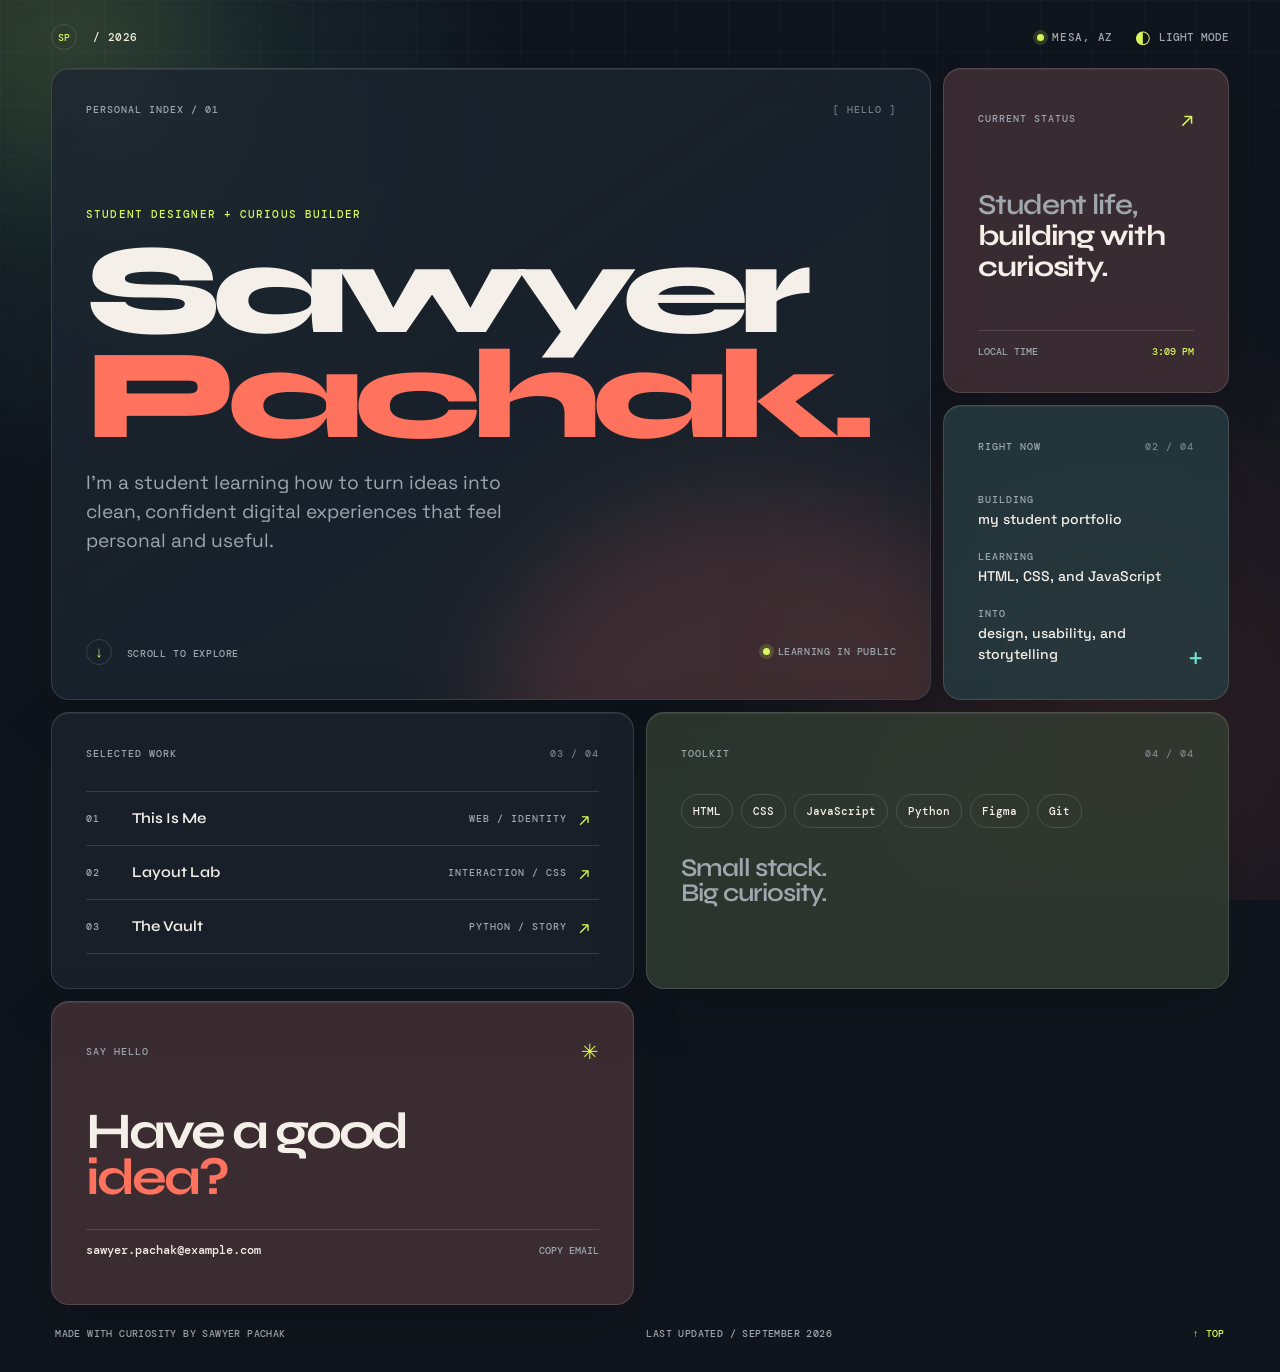
<file: index.html>
<!doctype html>
<html lang="en" data-theme="night">

<head>
  <meta charset="utf-8">
  <meta name="viewport" content="width=device-width, initial-scale=1">
  <meta name="theme-color" content="#10151d">
  <title>Sawyer Pachak - design in progress</title>
  <meta name="description"
    content="The personal site of Sawyer Pachak, an app design student building thoughtful things for the web.">
  <link rel="preconnect" href="https://fonts.googleapis.com">
  <link rel="preconnect" href="https://fonts.gstatic.com" crossorigin>
  <link
    href="https://fonts.googleapis.com/css2?family=DM+Mono:wght@400;500&family=Space+Grotesk:wght@400;500;600;700&family=Syne:wght@600;700;800&display=swap"
    rel="stylesheet">
  <link rel="stylesheet" href="styles.css">
</head>

<body id="top">
  <div class="page-glow" aria-hidden="true"></div>
  <div class="pointer-glow" aria-hidden="true"></div>
  <header class="topbar">
    <a class="wordmark" href="index.html" aria-label="Sawyer Pachak home"><span>SP</span> / 2026</a>
    <div class="topbar-tools">
      <span class="location"><i class="live-dot"></i> Mesa, AZ</span>
      <button class="theme-toggle" type="button" aria-label="Switch color theme" aria-pressed="false"><span
          class="theme-icon" aria-hidden="true">◐</span><span class="theme-label">Light mode</span></button>
    </div>
  </header>

  <main class="bento-shell">
    <section class="tile hero-tile reveal" data-tilt>
      <div class="tile-topline"><span class="kicker">Personal index / 01</span><span class="tile-number">[ hello
          ]</span></div>
      <div class="hero-copy">
        <p class="eyebrow">Student designer + curious builder</p>
        <h1>Sawyer<br><em>Pachak.</em></h1>
        <p class="hero-summary">I’m a student learning how to turn ideas into clean, confident digital experiences that
          feel personal and useful.</p>
      </div>
      <div class="hero-bottom"><span class="scroll-note"><span class="scroll-arrow">↓</span> Scroll to
          explore</span><span class="availability"><i class="live-dot"></i> Learning in public</span></div>
    </section>
    <section class="tile status-tile reveal" data-tilt>
      <div class="tile-topline"><span class="kicker">Current status</span><span class="status-mark">↗</span></div>
      <p class="status-quote">Student life,<br><strong>building with curiosity.</strong></p>
      <div class="status-meta"><span>Local time</span><time id="local-time">--:-- --</time></div>
    </section>
    <section class="tile now-tile reveal" id="now" data-tilt>
      <div class="tile-topline"><span class="kicker">Right now</span><span class="tile-number">02 / 04</span></div>
      <div class="now-list">
        <div><span class="now-label">Building</span><strong>my student portfolio</strong></div>
        <div><span class="now-label">Learning</span><strong>HTML, CSS, and JavaScript</strong></div>
        <div><span class="now-label">Into</span><strong>design, usability, and storytelling</strong></div>
      </div>
      <span class="corner-mark" aria-hidden="true">+</span>
    </section>
    <section class="tile projects-tile reveal" id="work">
      <div class="tile-topline"><span class="kicker">Selected work</span><span class="tile-number">03 / 04</span></div>
      <div class="project-list">
        <a class="project-row" href="assignments/01-this-is-me/"><span class="project-index">01</span><span
            class="project-name">This Is Me</span><span class="project-type">web / identity</span><span
            class="project-arrow">↗</span></a>
        <a class="project-row" href="day-24/"><span class="project-index">02</span><span class="project-name">Layout
            Lab</span><span class="project-type">interaction / css</span><span class="project-arrow">↗</span></a>
        <a class="project-row" href="game/"><span class="project-index">03</span><span class="project-name">The
            Vault</span><span class="project-type">python / story</span><span class="project-arrow">↗</span></a>
      </div>
    </section>
    <section class="tile toolkit-tile reveal" data-tilt>
      <div class="tile-topline"><span class="kicker">Toolkit</span><span class="tile-number">04 / 04</span></div>
      <div class="toolkit-list">
        <span>HTML</span><span>CSS</span><span>JavaScript</span><span>Python</span><span>Figma</span><span>Git</span>
      </div>
      <p class="toolkit-note">Small stack.<br>Big curiosity.</p>
    </section>
    <section class="tile contact-tile reveal" id="contact">
      <div class="contact-heading"><span class="kicker">Say hello</span><span class="status-mark">✳</span></div>
      <h2>Have a good<br><em>idea?</em></h2>
      <button class="email-button" type="button"
        data-copy-email="sawyer.pachak@example.com"><span>sawyer.pachak@example.com</span><span class="copy-label">Copy
          email</span></button>
    </section>
  </main>

  <footer class="footer"><span>Made with curiosity by Sawyer Pachak</span><span>Last updated / September 2026</span><a
      href="#top" aria-label="Back to top">↑ top</a></footer>
  <div class="toast" role="status" aria-live="polite">Email copied</div>
  <script src="app.js"></script>
</body>

</html>
</file>
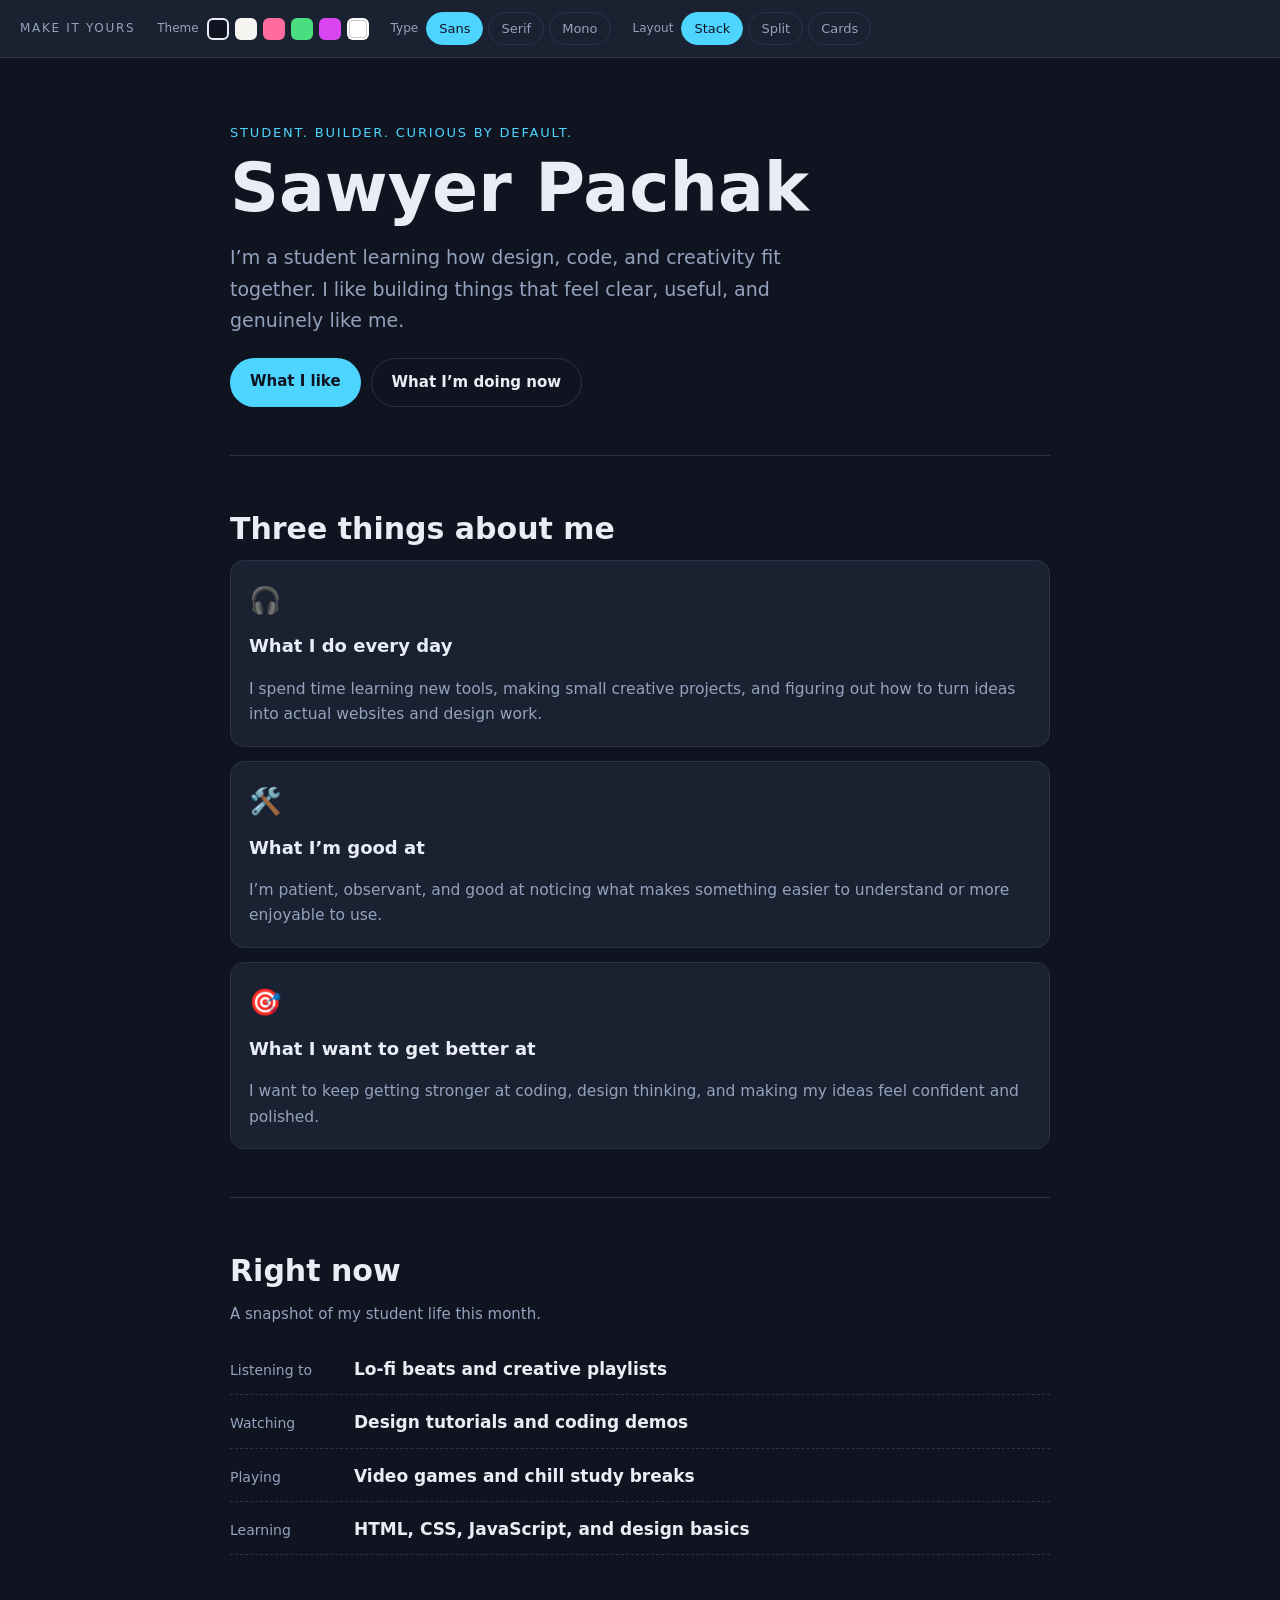
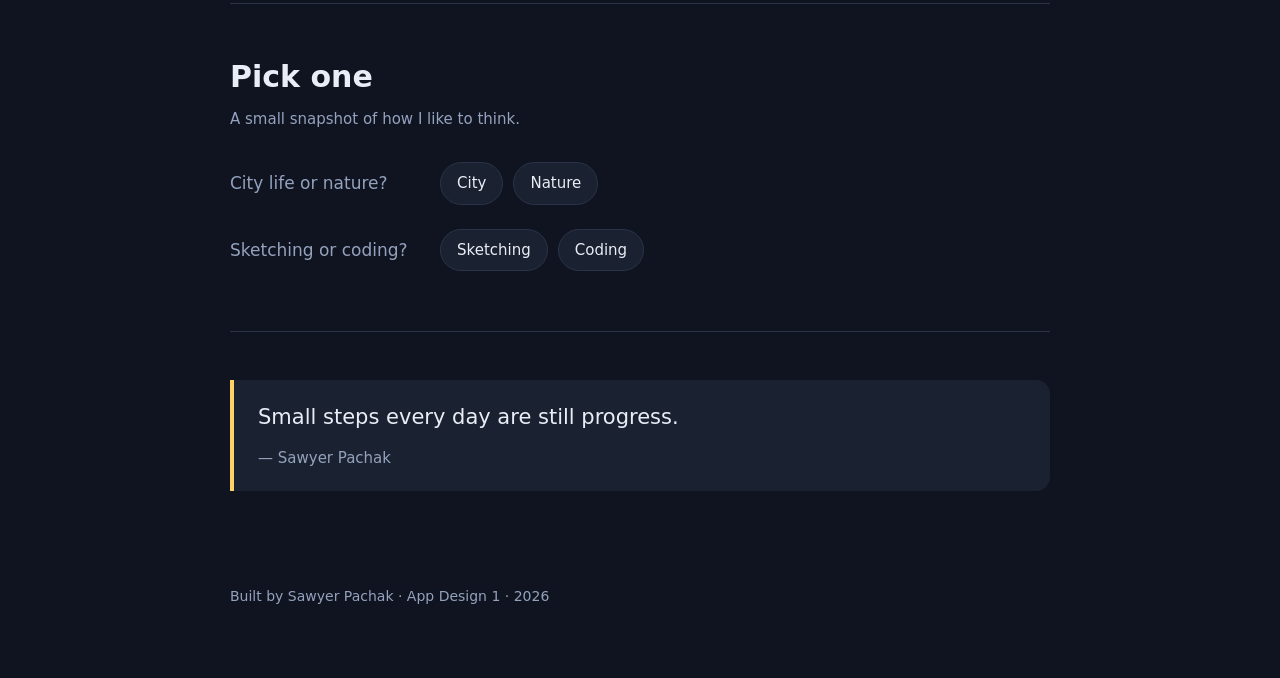
<file: assignments/01-this-is-me/index.html>
<!DOCTYPE html>
<html lang="en" data-theme="midnight" data-font="sans" data-layout="stack">

<head>
  <meta charset="utf-8">
  <meta name="viewport" content="width=device-width, initial-scale=1">

  <title>This Is Me — Sawyer Pachak</title>

  <link rel="stylesheet" href="styles.css">
</head>

<body>

  <!-- ═══════════════════════════════════════════════════════════════════════
     THE CONTROL BAR
     These buttons already work. You do not have to touch them.
     Later in the unit you will learn how they work.
     ═══════════════════════════════════════════════════════════════════ -->
  <header class="controls" aria-label="Page controls">
    <span class="controls-label">Make it yours</span>

    <div class="control">
      <span class="control-name">Theme</span>
      <div class="swatches" data-control="theme">
        <button data-value="midnight" class="sw sw-midnight" aria-label="Midnight"></button>
        <button data-value="paper" class="sw sw-paper" aria-label="Paper"></button>
        <button data-value="sunset" class="sw sw-sunset" aria-label="Sunset"></button>
        <button data-value="forest" class="sw sw-forest" aria-label="Forest"></button>
        <button data-value="candy" class="sw sw-candy" aria-label="Candy"></button>
        <button data-value="mono" class="sw sw-mono" aria-label="Mono"></button>
      </div>
    </div>

    <div class="control">
      <span class="control-name">Type</span>
      <div class="pills" data-control="font">
        <button data-value="sans">Sans</button>
        <button data-value="serif">Serif</button>
        <button data-value="mono">Mono</button>
      </div>
    </div>

    <div class="control">
      <span class="control-name">Layout</span>
      <div class="pills" data-control="layout">
        <button data-value="stack">Stack</button>
        <button data-value="split">Split</button>
        <button data-value="cards">Cards</button>
      </div>
    </div>
  </header>

  <main>

    <!-- ═════════════════════════════════════════════════════════════════════
       SECTION 1 — THE HERO
       This is the first thing anyone sees. Make it sound like you.
       ═══════════════════════════════════════════════════════════════════ -->
    <section class="hero">
      <p class="eyebrow">Student. Builder. Curious by default.</p>

      <h1>Sawyer Pachak</h1>

      <p class="lede">
        I’m a student learning how design, code, and creativity fit together. I like building things that feel clear,
        useful, and genuinely like me.
      </p>

      <div class="hero-actions">
        <a class="btn btn-solid" href="#things">What I like</a>
        <a class="btn btn-ghost" href="#now">What I’m doing now</a>
      </div>
    </section>

    <!-- ═════════════════════════════════════════════════════════════════════
       SECTION 2 — THREE THINGS
       ═══════════════════════════════════════════════════════════════════ -->
    <section id="things">
      <h2>Three things about me</h2>

      <div class="grid">
        <article class="card" data-reveal>
          <span class="card-icon">🎧</span>
          <h3>What I do every day</h3>
          <p>I spend time learning new tools, making small creative projects, and figuring out how to turn ideas into
            actual websites and design work.</p>
        </article>

        <article class="card" data-reveal>
          <span class="card-icon">🛠️</span>
          <h3>What I’m good at</h3>
          <p>I’m patient, observant, and good at noticing what makes something easier to understand or more enjoyable to
            use.</p>
        </article>

        <article class="card" data-reveal>
          <span class="card-icon">🎯</span>
          <h3>What I want to get better at</h3>
          <p>I want to keep getting stronger at coding, design thinking, and making my ideas feel confident and
            polished.</p>
        </article>
      </div>
    </section>

    <!-- ═════════════════════════════════════════════════════════════════════
       SECTION 3 — THE NOW LIST
       ═══════════════════════════════════════════════════════════════════ -->
    <section id="now">
      <h2>Right now</h2>
      <p class="section-note">A snapshot of my student life this month.</p>

      <ul class="nowlist">
        <li><span class="now-k">Listening to</span><span class="now-v">Lo-fi beats and creative playlists</span></li>
        <li><span class="now-k">Watching</span><span class="now-v">Design tutorials and coding demos</span></li>
        <li><span class="now-k">Playing</span><span class="now-v">Video games and chill study breaks</span></li>
        <li><span class="now-k">Learning</span><span class="now-v">HTML, CSS, JavaScript, and design basics</span></li>
      </ul>
    </section>

    <!-- ═════════════════════════════════════════════════════════════════════
       SECTION 4 — THE PICK-ONE
       Click the options. The page remembers your answer.
       ═══════════════════════════════════════════════════════════════════ -->
    <section>
      <h2>Pick one</h2>
      <p class="section-note">A small snapshot of how I like to think.</p>

      <div class="picker" data-picker="q1">
        <span class="picker-q">City life or nature?</span>
        <button data-pick="City">City</button>
        <button data-pick="Nature">Nature</button>
      </div>

      <div class="picker" data-picker="q2">
        <span class="picker-q">Sketching or coding?</span>
        <button data-pick="Sketching">Sketching</button>
        <button data-pick="Coding">Coding</button>
      </div>
    </section>

    <!-- ═════════════════════════════════════════════════════════════════════
       SECTION 5 — THE QUOTE
       ═══════════════════════════════════════════════════════════════════ -->
    <section>
      <blockquote>
        <p>Small steps every day are still progress.</p>
        <cite>— Sawyer Pachak</cite>
      </blockquote>
    </section>

  </main>

  <footer>
    <p>Built by Sawyer Pachak · App Design 1 · 2026</p>
  </footer>

  <!-- app.js is DONE FOR YOU. Do not edit it yet — we open it in Unit 03. -->
  <script src="app.js"></script>
</body>

</html>
</file>
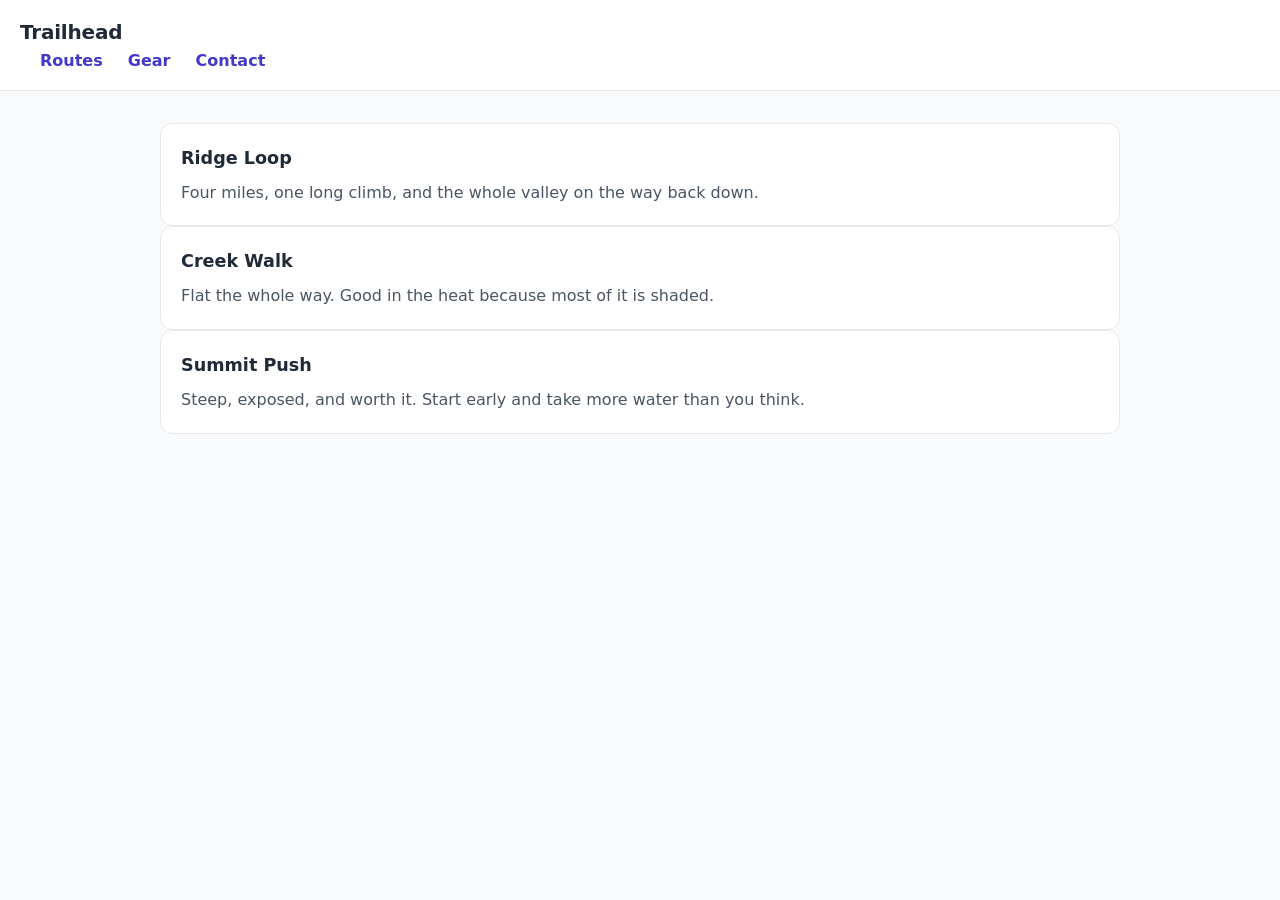
<file: day-24/starter.html>
<!doctype html>
<html lang="en">
<head>
  <meta charset="utf-8">
  <meta name="viewport" content="width=device-width,initial-scale=1">
  <title>Trailhead — starter</title>
  <link rel="stylesheet" href="styles.css">
</head>
<body>

  <!-- Do not change this HTML. Everything you need to do happens in styles.css. -->

  <header class="site-header">
    <div class="logo">Trailhead</div>
    <nav class="nav">
      <a href="#">Routes</a>
      <a href="#">Gear</a>
      <a href="#">Contact</a>
    </nav>
  </header>

  <main>
    <section class="cards">
      <article class="card">
        <h2>Ridge Loop</h2>
        <p>Four miles, one long climb, and the whole valley on the way back down.</p>
      </article>
      <article class="card">
        <h2>Creek Walk</h2>
        <p>Flat the whole way. Good in the heat because most of it is shaded.</p>
      </article>
      <article class="card">
        <h2>Summit Push</h2>
        <p>Steep, exposed, and worth it. Start early and take more water than you think.</p>
      </article>
    </section>
  </main>

</body>
</html>
</file>
<file: styles.css>
:root {
  --bg: #10151d;
  --surface: rgba(28, 37, 47, .72);
  --surface-strong: #1c252f;
  --ink: #f4f0e9;
  --muted: #9da7ad;
  --line: rgba(244, 240, 233, .14);
  --acid: #d9f75b;
  --coral: #ff725e;
  --cyan: #6fe7d1;
  --display: "Syne", sans-serif;
  --body: "Space Grotesk", sans-serif;
  --mono: "DM Mono", monospace;
  --ease: cubic-bezier(.2, .8, .2, 1);
}

[data-theme="light"] {
  --bg: #e9e5dc;
  --surface: rgba(255, 253, 247, .68);
  --surface-strong: #fffdf7;
  --ink: #182027;
  --muted: #617078;
  --line: rgba(24, 32, 39, .15);
  --acid: #829f00;
  --coral: #e55642;
  --cyan: #168d83;
}

*,
*::before,
*::after {
  box-sizing: border-box;
}

html {
  scroll-behavior: smooth;
}

body {
  min-height: 100vh;
  margin: 0;
  padding: 24px clamp(18px, 4vw, 64px) 32px;
  overflow-x: hidden;
  background: var(--bg);
  color: var(--ink);
  font: 16px/1.5 var(--body);
  transition: background .5s ease, color .5s ease;
}

body::before {
  content: "";
  position: fixed;
  inset: 0;
  z-index: -2;
  pointer-events: none;
  background: radial-gradient(circle at 12% 15%, rgba(111, 231, 209, .12), transparent 28%), radial-gradient(circle at 88% 80%, rgba(255, 114, 94, .13), transparent 32%);
}

.page-glow {
  position: fixed;
  z-index: -1;
  inset: 0;
  pointer-events: none;
  background-image: linear-gradient(rgba(255, 255, 255, .025) 1px, transparent 1px), linear-gradient(90deg, rgba(255, 255, 255, .025) 1px, transparent 1px);
  background-size: 52px 52px;
  mask-image: linear-gradient(to bottom, black, transparent 75%);
}

.pointer-glow {
  position: fixed;
  z-index: 0;
  width: 280px;
  height: 280px;
  border-radius: 50%;
  pointer-events: none;
  opacity: .14;
  background: var(--acid);
  filter: blur(80px);
  transform: translate(-50%, -50%);
}

.topbar,
.bento-shell,
.footer {
  width: min(1180px, 100%);
  margin-inline: auto;
}

.topbar {
  display: flex;
  justify-content: space-between;
  align-items: center;
  margin-bottom: 18px;
  font: 500 11px var(--mono);
  letter-spacing: .05em;
  text-transform: uppercase;
}

.wordmark {
  color: var(--ink);
  text-decoration: none;
}

.wordmark span {
  display: inline-grid;
  width: 26px;
  height: 26px;
  margin-right: 8px;
  place-items: center;
  border: 1px solid var(--line);
  border-radius: 50%;
  color: var(--acid);
  font: 500 10px var(--mono);
}

.topbar-tools {
  display: flex;
  align-items: center;
  gap: 22px;
  color: var(--muted);
}

.location,
.availability {
  display: flex;
  align-items: center;
  gap: 8px;
}

.live-dot {
  display: inline-block;
  width: 7px;
  height: 7px;
  border-radius: 50%;
  background: var(--acid);
  box-shadow: 0 0 0 4px color-mix(in srgb, var(--acid) 16%, transparent);
}

.theme-toggle {
  display: flex;
  align-items: center;
  gap: 8px;
  padding: 0;
  border: 0;
  color: var(--muted);
  background: none;
  cursor: pointer;
  font: inherit;
  text-transform: uppercase;
}

.theme-toggle:hover {
  color: var(--ink);
}

.theme-icon {
  color: var(--acid);
  font-size: 18px;
}

.bento-shell {
  display: grid;
  grid-template-columns: repeat(4, minmax(0, 1fr));
  gap: 12px;
}

.tile {
  position: relative;
  min-height: 220px;
  overflow: hidden;
  padding: clamp(20px, 3vw, 34px);
  border: 1px solid var(--line);
  border-radius: 18px;
  background: var(--surface);
  box-shadow: inset 0 1px rgba(255, 255, 255, .08), 0 18px 60px rgba(0, 0, 0, .13);
  backdrop-filter: blur(18px);
  transform-style: preserve-3d;
  transition: border-color .3s, background .5s, transform .3s var(--ease);
}

.tile:hover {
  border-color: color-mix(in srgb, var(--acid) 55%, var(--line));
}

.hero-tile {
  grid-column: span 3;
  grid-row: span 2;
  min-height: 492px;
  display: flex;
  flex-direction: column;
  justify-content: space-between;
  background: linear-gradient(145deg, color-mix(in srgb, var(--surface-strong) 80%, transparent), var(--surface));
}

.hero-tile::after {
  content: "";
  position: absolute;
  right: -10%;
  bottom: -38%;
  width: 60%;
  height: 70%;
  border-radius: 50%;
  background: var(--coral);
  opacity: .16;
  filter: blur(55px);
  pointer-events: none;
}

.status-tile {
  grid-column: span 1;
  background: color-mix(in srgb, var(--coral) 14%, var(--surface));
}

.now-tile {
  grid-column: span 1;
  min-height: 258px;
  background: color-mix(in srgb, var(--cyan) 10%, var(--surface));
}

.projects-tile {
  grid-column: span 2;
  min-height: 258px;
}

.toolkit-tile {
  grid-column: span 2;
  min-height: 258px;
  background: color-mix(in srgb, var(--acid) 10%, var(--surface));
}

.contact-tile {
  grid-column: span 2;
  min-height: 258px;
  background: color-mix(in srgb, var(--coral) 15%, var(--surface));
}

.tile>* {
  position: relative;
  z-index: 1;
}

.tile-topline,
.contact-heading {
  display: flex;
  justify-content: space-between;
  align-items: center;
}

.kicker,
.tile-number,
.project-index,
.project-type,
.now-label {
  color: var(--muted);
  font: 500 10px var(--mono);
  letter-spacing: .1em;
  text-transform: uppercase;
}

.tile-number {
  opacity: .7;
}

.status-mark {
  color: var(--acid);
  font-size: 21px;
}

.hero-copy {
  position: relative;
  z-index: 1;
  max-width: 780px;
  margin: auto 0;
  padding: 42px 0 34px;
}

.eyebrow {
  margin: 0 0 18px;
  color: var(--acid);
  font: 500 11px var(--mono);
  letter-spacing: .1em;
  text-transform: uppercase;
}

h1,
h2,
p {
  margin-top: 0;
}

h1 {
  margin-bottom: 20px;
  color: var(--ink);
  font: 800 clamp(4.2rem, 10vw, 8.7rem)/.82 var(--display);
  letter-spacing: -.07em;
}

h1 em,
h2 em {
  color: var(--coral);
  font-style: normal;
}

.hero-summary {
  max-width: 430px;
  margin-bottom: 0;
  color: var(--muted);
  font-size: clamp(1rem, 1.8vw, 1.2rem);
}

.hero-bottom {
  display: flex;
  justify-content: space-between;
  align-items: center;
  gap: 18px;
  color: var(--muted);
  font: 500 10px var(--mono);
  letter-spacing: .06em;
  text-transform: uppercase;
}

.scroll-arrow {
  display: inline-grid;
  width: 26px;
  height: 26px;
  margin-right: 8px;
  place-items: center;
  border: 1px solid var(--line);
  border-radius: 50%;
  color: var(--acid);
  font-size: 15px;
}

.status-quote {
  margin: 54px 0 48px;
  color: var(--muted);
  font: 600 clamp(1.3rem, 2.3vw, 1.8rem)/1.08 var(--display);
  letter-spacing: -.04em;
}

.status-quote strong {
  color: var(--ink);
}

.status-meta {
  display: flex;
  justify-content: space-between;
  gap: 8px;
  padding-top: 14px;
  border-top: 1px solid var(--line);
  color: var(--muted);
  font: 500 10px var(--mono);
  text-transform: uppercase;
}

.status-meta time {
  color: var(--acid);
}

.now-list {
  display: grid;
  gap: 20px;
  margin-top: 40px;
}

.now-list div {
  display: grid;
  gap: 3px;
}

.now-list strong {
  color: var(--ink);
  font-size: 14px;
  font-weight: 500;
}

.corner-mark {
  position: absolute;
  right: 24px;
  bottom: 20px;
  color: var(--cyan);
  font-size: 28px;
}

.project-list {
  margin-top: 31px;
}

.project-row {
  display: grid;
  grid-template-columns: 34px 1fr auto 20px;
  gap: 12px;
  align-items: center;
  padding: 13px 0;
  border-top: 1px solid var(--line);
  color: var(--ink);
  text-decoration: none;
  transition: padding .25s var(--ease), color .25s;
}

.project-row:last-child {
  border-bottom: 1px solid var(--line);
}

.project-row:hover {
  padding-inline: 8px;
  color: var(--acid);
}

.project-name {
  font: 600 15px var(--display);
}

.project-arrow {
  color: var(--acid);
  font-size: 18px;
}

.toolkit-list {
  display: flex;
  flex-wrap: wrap;
  gap: 8px;
  margin-top: 34px;
}

.toolkit-list span {
  padding: 9px 11px;
  border: 1px solid var(--line);
  border-radius: 999px;
  color: var(--ink);
  font: 500 11px var(--mono);
}

.toolkit-note {
  margin: 27px 0 0;
  color: var(--muted);
  font: 600 1.6rem/1 var(--display);
  letter-spacing: -.04em;
}

.contact-tile h2 {
  margin: 42px 0 28px;
  font: 700 clamp(2rem, 4vw, 3.4rem)/.9 var(--display);
  letter-spacing: -.06em;
}

.email-button {
  display: flex;
  justify-content: space-between;
  align-items: center;
  width: 100%;
  padding: 12px 0;
  border: 0;
  border-top: 1px solid var(--line);
  color: var(--ink);
  background: transparent;
  cursor: pointer;
  font: 500 12px var(--mono);
  text-align: left;
}

.email-button:hover {
  color: var(--acid);
}

.copy-label {
  color: var(--muted);
  font-size: 10px;
  text-transform: uppercase;
}

.footer {
  display: flex;
  justify-content: space-between;
  gap: 20px;
  padding: 22px 4px 0;
  color: var(--muted);
  font: 500 10px var(--mono);
  letter-spacing: .04em;
  text-transform: uppercase;
}

.footer a {
  color: var(--acid);
  text-decoration: none;
}

.toast {
  position: fixed;
  right: 24px;
  bottom: 24px;
  padding: 11px 15px;
  border: 1px solid var(--acid);
  border-radius: 8px;
  color: var(--bg);
  background: var(--acid);
  font: 500 11px var(--mono);
  opacity: 0;
  transform: translateY(14px);
  pointer-events: none;
  transition: opacity .25s, transform .25s;
}

.toast.is-visible {
  opacity: 1;
  transform: none;
}

.reveal {
  opacity: 0;
  transform: translateY(20px);
  animation: rise .7s var(--ease) forwards;
}

.reveal:nth-child(2) {
  animation-delay: .08s;
}

.reveal:nth-child(3) {
  animation-delay: .16s;
}

.reveal:nth-child(4) {
  animation-delay: .24s;
}

.reveal:nth-child(5) {
  animation-delay: .32s;
}

.reveal:nth-child(6) {
  animation-delay: .4s;
}

@keyframes rise {
  to {
    opacity: 1;
    transform: none;
  }
}

@media (max-width: 820px) {
  .bento-shell {
    grid-template-columns: repeat(2, minmax(0, 1fr));
  }

  .hero-tile {
    grid-column: span 2;
  }

  .status-tile,
  .now-tile,
  .projects-tile,
  .toolkit-tile,
  .contact-tile {
    grid-column: span 1;
  }

  .projects-tile,
  .toolkit-tile,
  .contact-tile {
    min-height: 280px;
  }
}

@media (max-width: 560px) {
  body {
    padding: 16px 12px 24px;
  }

  .topbar {
    align-items: flex-start;
  }

  .location {
    display: none;
  }

  .theme-label {
    display: none;
  }

  .bento-shell {
    display: flex;
    flex-direction: column;
  }

  .tile,
  .hero-tile {
    min-height: auto;
  }

  .hero-tile {
    min-height: 460px;
  }

  .status-tile,
  .now-tile,
  .projects-tile,
  .toolkit-tile,
  .contact-tile {
    min-height: 280px;
  }

  h1 {
    font-size: clamp(4rem, 20vw, 6rem);
  }

  .hero-bottom,
  .footer {
    align-items: flex-start;
    flex-direction: column;
  }

  .project-row {
    grid-template-columns: 26px 1fr 20px;
  }

  .project-type {
    display: none;
  }
}

+@media (prefers-reduced-motion: reduce) {
  html {
    scroll-behavior: auto;
  }

  *,
  *::before,
  *::after {
    animation-duration: .01ms !important;
    transition-duration: .01ms !important;
  }

  .reveal {
    opacity: 1;
    transform: none;
  }

  .pointer-glow {
    display: none;
  }
}
</file>
<file: assignments/01-this-is-me/styles.css>
/* ═══════════════════════════════════════════════════════════════════════════
   styles.css — how the page LOOKS.
   This is the file you will spend the most time in.

   Everything below is grouped and labelled. You can change any value.
   If you break something badly, delete what you changed and save again.
   ═══════════════════════════════════════════════════════════════════════ */


/* ── THE THEMES ────────────────────────────────────────────────────────────
   Six colour schemes. The buttons at the top switch between them by changing
   data-theme on the <html> tag, and each block below fills in the same six
   names with different colours.

   TODO 11 — Pick your favourite theme, then change ITS colours to yours.
   Use https://coolors.co if you want help choosing.                        */

[data-theme="midnight"] {
  --bg:        #0f1420;   /* page background      */
  --surface:   #1a2131;   /* cards and boxes      */
  --text:      #e9edf5;   /* main writing         */
  --muted:     #94a2bd;   /* quieter writing      */
  --accent:    #4dd4ff;   /* buttons, highlights  */
  --accent-2:  #ffd166;   /* a second highlight   */
  --line:      #2a3348;   /* borders              */
}
[data-theme="paper"] {
  --bg: #f6f5f1; --surface: #ffffff; --text: #16181d; --muted: #5d6470;
  --accent: #2f6df6; --accent-2: #e0562f; --line: #dcd9d2;
}
[data-theme="sunset"] {
  --bg: #1b1020; --surface: #2a1730; --text: #ffeaf3; --muted: #c79bb4;
  --accent: #ff6b9d; --accent-2: #ffb86b; --line: #45264f;
}
[data-theme="forest"] {
  --bg: #0d1a14; --surface: #14261d; --text: #e6f4ea; --muted: #8fb5a0;
  --accent: #4ade80; --accent-2: #fbbf24; --line: #21382b;
}
[data-theme="candy"] {
  --bg: #fff5fb; --surface: #ffffff; --text: #2b1b2b; --muted: #7c6280;
  --accent: #d946ef; --accent-2: #22d3ee; --line: #f2dcec;
}
[data-theme="mono"] {
  --bg: #ffffff; --surface: #fafafa; --text: #111111; --muted: #666666;
  --accent: #111111; --accent-2: #666666; --line: #e2e2e2;
}


/* ── THE TYPEFACES ─────────────────────────────────────────────────────────
   The Type buttons swap data-font on <html>. These are system fonts, so they
   load instantly and work offline.                                          */

[data-font="sans"]  { --face: system-ui, -apple-system, "Segoe UI", Roboto, sans-serif; }
[data-font="serif"] { --face: Georgia, "Iowan Old Style", "Times New Roman", serif; }
[data-font="mono"]  { --face: ui-monospace, "Cascadia Code", Consolas, monospace; }


/* ── THE BASICS ────────────────────────────────────────────────────────────
   TODO 12 — Try changing --radius to 0 for sharp corners, or 24px for round. */

:root { --radius: 14px; --pad: 20px; --max: 860px; }

* { box-sizing: border-box; }

body {
  margin: 0;
  background: var(--bg);
  color: var(--text);
  font-family: var(--face);
  font-size: 17px;
  line-height: 1.65;
  /* transition makes the theme change fade instead of snap */
  transition: background .25s ease, color .25s ease;
}

main { max-width: var(--max); margin: 0 auto; padding: 0 var(--pad); }

section { padding: 48px 0; border-bottom: 1px solid var(--line); }
section:last-of-type { border-bottom: 0; }


/* ── HEADINGS AND TEXT ─────────────────────────────────────────────────────
   TODO 13 — Make the h1 bigger or smaller. clamp() means: never below the
   first number, never above the last, and it scales in between.             */

h1 { font-size: clamp(38px, 8vw, 68px); line-height: 1.05; margin: 8px 0 14px; }
h2 { font-size: clamp(22px, 4vw, 30px); margin: 0 0 6px; }
h3 { font-size: 18px; margin: 10px 0 6px; }

.eyebrow {
  font-size: 13px; letter-spacing: .14em; text-transform: uppercase;
  color: var(--accent); margin: 0;
}
.lede { font-size: 19px; color: var(--muted); max-width: 52ch; }
.section-note { color: var(--muted); font-size: 15px; margin: 0 0 18px; }


/* ── THE HERO ──────────────────────────────────────────────────────────── */

.hero { padding: 64px 0 48px; }
.hero-actions { display: flex; gap: 10px; flex-wrap: wrap; margin-top: 22px; }

.btn {
  display: inline-block; padding: 11px 20px; border-radius: 999px;
  text-decoration: none; font-size: 15px; font-weight: 600;
  transition: transform .15s ease;
}
.btn:hover { transform: translateY(-2px); }
.btn-solid { background: var(--accent); color: var(--bg); }
.btn-ghost { border: 1px solid var(--line); color: var(--text); }


/* ── THE CARDS ─────────────────────────────────────────────────────────────
   The Layout buttons change data-layout, and the three rules below decide
   how the cards arrange themselves.                                         */

.grid { display: grid; gap: 14px; }
[data-layout="stack"] .grid { grid-template-columns: 1fr; }
[data-layout="split"] .grid { grid-template-columns: repeat(auto-fit, minmax(240px, 1fr)); }
[data-layout="cards"] .grid { grid-template-columns: repeat(auto-fit, minmax(170px, 1fr)); }

.card {
  background: var(--surface); border: 1px solid var(--line);
  border-radius: var(--radius); padding: 18px;
  /* these two lines are the fade-in — app.js adds .is-in when you scroll */
  opacity: 0; transform: translateY(10px);
  transition: opacity .5s ease, transform .5s ease, border-color .2s;
}
.card.is-in { opacity: 1; transform: none; }
.card:hover { border-color: var(--accent); }
.card-icon { font-size: 26px; }
.card p { color: var(--muted); font-size: 15.5px; margin-bottom: 0; }


/* ── THE NOW LIST ──────────────────────────────────────────────────────── */

.nowlist { list-style: none; padding: 0; margin: 0;
  display: flex; flex-direction: column; gap: 2px; }
.nowlist li {
  display: flex; gap: 14px; align-items: baseline;
  padding: 11px 0; border-bottom: 1px dashed var(--line);
}
.now-k { color: var(--muted); font-size: 14px; min-width: 110px; }
.now-v { font-weight: 600; }


/* ── THE PICKERS ───────────────────────────────────────────────────────── */

.picker { display: flex; align-items: center; gap: 10px; flex-wrap: wrap;
  padding: 12px 0; }
.picker-q { min-width: 200px; color: var(--muted); }
.picker button {
  font: inherit; font-size: 15px; padding: 8px 16px; cursor: pointer;
  background: var(--surface); color: var(--text);
  border: 1px solid var(--line); border-radius: 999px;
  transition: border-color .15s, background .15s;
}
.picker button:hover { border-color: var(--accent); }
.picker button.is-picked { background: var(--accent); color: var(--bg);
  border-color: var(--accent); }


/* ── THE QUOTE ─────────────────────────────────────────────────────────── */

blockquote {
  margin: 0; padding: 20px 24px; background: var(--surface);
  border-left: 4px solid var(--accent-2); border-radius: 0 var(--radius) var(--radius) 0;
}
blockquote p { font-size: 21px; margin: 0 0 8px; }
cite { color: var(--muted); font-style: normal; font-size: 15px; }


/* ── THE CONTROL BAR ───────────────────────────────────────────────────────
   You can restyle this, but do not delete it — the buttons are how the
   page changes.                                                             */

.controls {
  position: sticky; top: 0; z-index: 10;
  display: flex; gap: 22px; align-items: center; flex-wrap: wrap;
  padding: 12px var(--pad);
  background: var(--surface); border-bottom: 1px solid var(--line);
}
.controls-label { font-size: 12px; letter-spacing: .14em; text-transform: uppercase;
  color: var(--muted); }
.control { display: flex; align-items: center; gap: 8px; }
.control-name { font-size: 12px; color: var(--muted); }

.swatches { display: flex; gap: 6px; }
.sw { width: 22px; height: 22px; border-radius: 6px; cursor: pointer;
  border: 2px solid transparent; }
.sw.is-on { border-color: var(--text); }
.sw-midnight { background: #0f1420; } .sw-paper { background: #f6f5f1; }
.sw-sunset   { background: #ff6b9d; } .sw-forest { background: #4ade80; }
.sw-candy    { background: #d946ef; } .sw-mono   { background: #ffffff;
  box-shadow: inset 0 0 0 1px #ccc; }

.pills { display: flex; gap: 5px; }
.pills button {
  font: inherit; font-size: 13px; padding: 5px 12px; cursor: pointer;
  background: transparent; color: var(--muted);
  border: 1px solid var(--line); border-radius: 999px;
}
.pills button.is-on { background: var(--accent); color: var(--bg);
  border-color: var(--accent); }


/* ── THE FOOTER ────────────────────────────────────────────────────────── */

footer { max-width: var(--max); margin: 0 auto; padding: 32px var(--pad) 56px;
  color: var(--muted); font-size: 14px; }


/* ── PHONES ────────────────────────────────────────────────────────────────
   Anything inside this block only applies on screens under 600px wide.
   TODO 14 — Open your page on your phone and see if anything looks wrong.  */

@media (max-width: 600px) {
  body { font-size: 16px; }
  section { padding: 34px 0; }
  .hero { padding: 40px 0 30px; }
  .now-k { min-width: 90px; }
  .controls { gap: 14px; }
}


/* ── ACCESSIBILITY ─────────────────────────────────────────────────────────
   Some people set their device to reduce motion. This turns the animations
   off for them. Leave it in.                                               */

/* Printing: no animation runs, so force everything visible. A printed page with
   three empty boxes is the worst possible version of this assignment. */
@media print {
  .card { opacity: 1 !important; transform: none !important; }
  .controls { display: none; }
  body { background: #fff; color: #000; }
}

@media (prefers-reduced-motion: reduce) {
  * { transition: none !important; animation: none !important; }
  .card { opacity: 1; transform: none; }
}
</file>
<file: day-24/styles.css>
/* ============================================================
   Trailhead — styles.css
   Everything you write today goes in this file.
   The base styling is already done. You are doing the LAYOUT.
   ============================================================ */

body{
  margin: 0;
  font-family: system-ui, -apple-system, "Segoe UI", sans-serif;
  color: #1f2937;
  background: #f9fafb;
  line-height: 1.6;
}

main{ max-width: 60rem; margin: 0 auto; padding: 2rem 1.25rem; }


/* ------------------------------------------------------------
   1. THE HEADER ROW
   Right now the logo and the nav are stacked on top of each other,
   because a div and a nav are both block elements.

   Make them sit on ONE row, with the logo hard left, the nav hard
   right, and both lined up through the middle.

   Ask yourself in this order:
     - which element is the CONTAINER? that is what gets display:flex
     - which axis is the main axis right now?
     - which property spaces things ALONG that axis?
     - which property lines things up ACROSS it?
   ------------------------------------------------------------ */

.site-header{
  background: #ffffff;
  border-bottom: 1px solid #e5e7eb;
  padding: 1rem 1.25rem;

  /* YOUR CODE HERE */

}

.logo{ font-weight: 800; font-size: 1.25rem; letter-spacing: -0.01em; }

.nav a{
  color: #4338ca;
  text-decoration: none;
  font-weight: 600;
  margin-left: 1.25rem;
}


/* ------------------------------------------------------------
   2. THE CARD ROW
   The three cards are stacked. Put them side by side, sharing the
   width evenly, with a real gap between them — not a margin.

   Two of these go on the CONTAINER and one goes on the CARDS.
   Work out which is which before you type anything.
   ------------------------------------------------------------ */

.cards{

  /* YOUR CODE HERE */

}

.card{
  background: #ffffff;
  border: 1px solid #e5e7eb;
  border-radius: 12px;
  padding: 1.25rem;

  /* YOUR CODE HERE — how does a card take an equal share? */

}

.card h2{ margin: 0 0 .5rem; font-size: 1.1rem; }
.card p{ margin: 0; color: #4b5563; }


/* ------------------------------------------------------------
   3. IF YOU FINISH EARLY
   Change .cards to flex-direction: column and look at what happens
   to the property you used to space them out. Then change it back.
   That one change is the whole lesson.
   ------------------------------------------------------------ */
</file>
